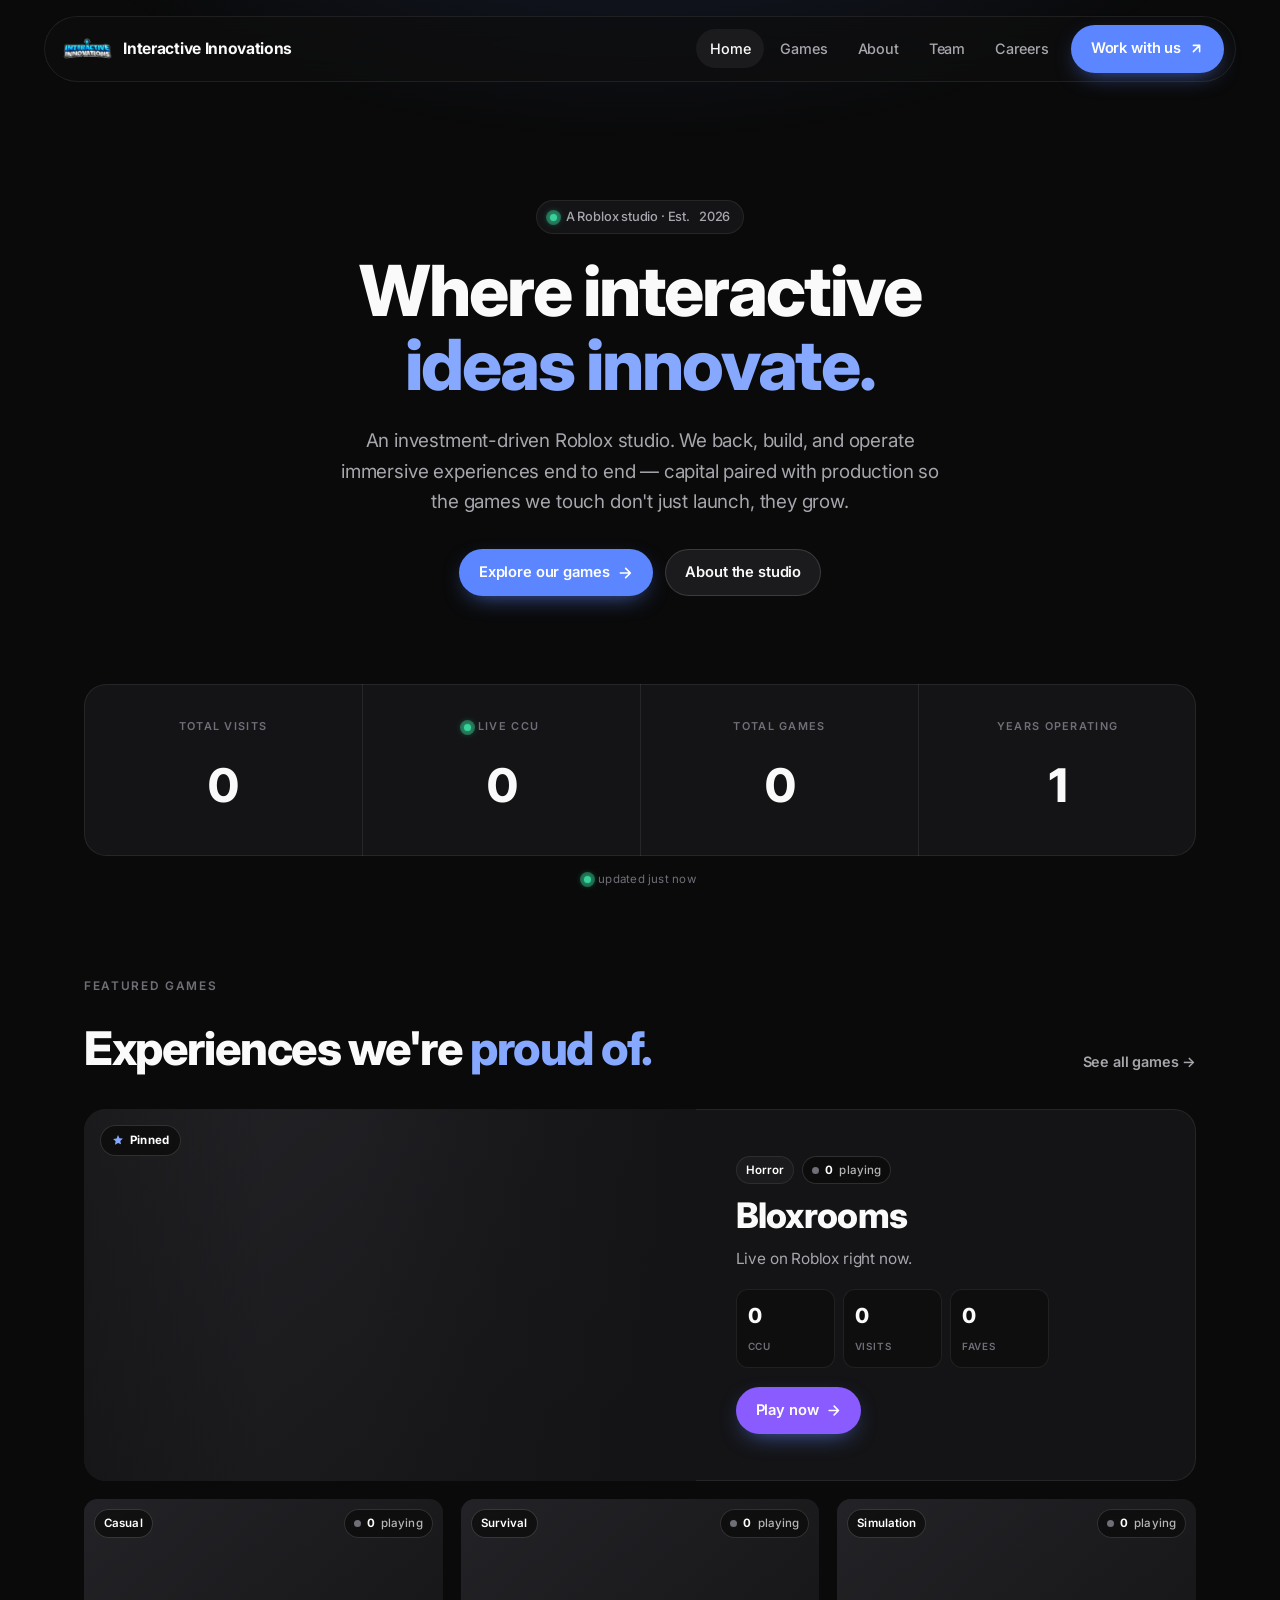
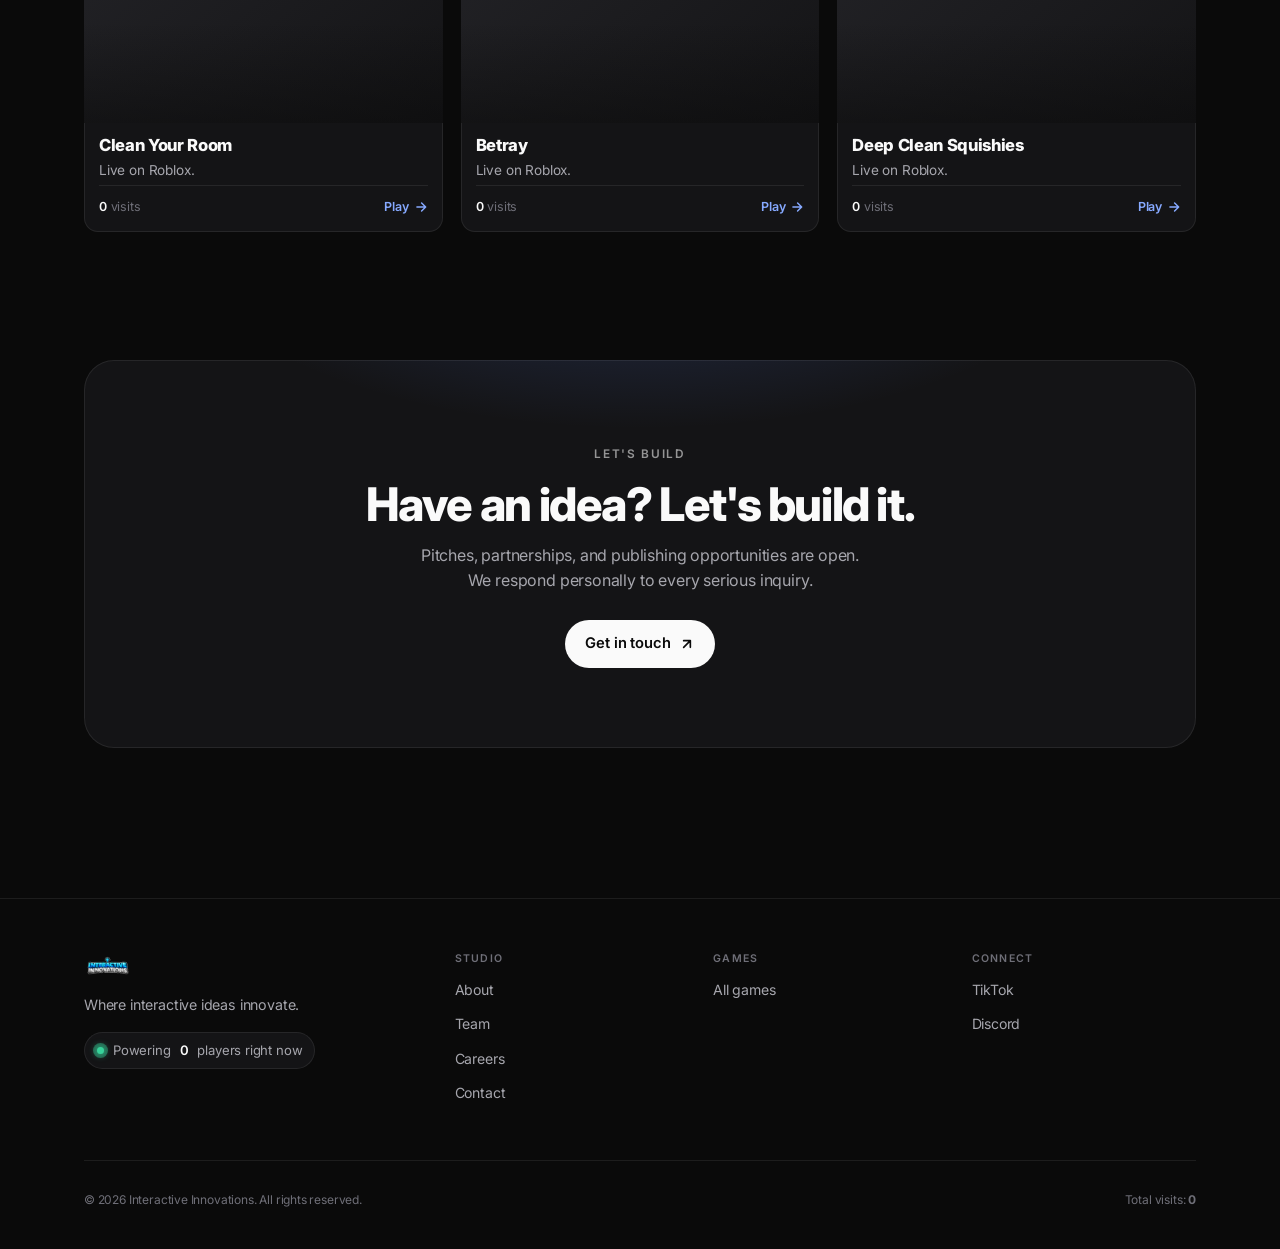
<file: index.html>
<!DOCTYPE html>
<html lang="en">
<head>
  <meta charset="utf-8">
  <meta name="viewport" content="width=device-width, initial-scale=1">
  <title>Interactive Innovations | Where interactive ideas innovate.</title>
  <meta name="description" content="An investment-driven Roblox studio building, scaling, and reinvesting in immersive experiences.">
  <meta name="theme-color" content="#06080f">
  <meta property="og:title" content="Interactive Innovations">
  <meta property="og:description" content="An investment-driven Roblox studio building, scaling, and reinvesting in immersive experiences.">
  <meta property="og:type" content="website">
  <meta name="twitter:card" content="summary_large_image">
  <link rel="icon" href="assets/images/icon.png" type="image/png" sizes="512x512">
  <link rel="apple-touch-icon" href="assets/images/icon.png">
  <link rel="preconnect" href="https://fonts.googleapis.com">
  <link rel="preconnect" href="https://fonts.gstatic.com" crossorigin>
  <link rel="preconnect" href="https://thumbnails.roproxy.com" crossorigin>
  <link rel="preconnect" href="https://games.roproxy.com" crossorigin>
  <link href="https://fonts.googleapis.com/css2?family=Inter:wght@400;500;600;700;800&display=swap" rel="stylesheet">
  <link rel="stylesheet" href="assets/css/style.css?v=20260910-careers">
</head>
<body>
  <div id="loader" role="status" aria-label="Loading">
    <div style="text-align:center">
      <img src="assets/images/logo.png" alt="Interactive Innovations" data-logo>
      <div class="bar"></div>
    </div>
  </div>

  <header class="site-header">
    <div class="site-header__inner">
      <a class="brand" href="#/" aria-label="Interactive Innovations home">
        <img src="assets/images/logo.png" alt="" data-logo>
        <b data-studio-name>Interactive Innovations</b>
      </a>
      <nav class="nav" id="nav">
        <a class="nav__link" href="#/">Home</a>
        <a class="nav__link" href="#/games">Games</a>
        <a class="nav__link" href="#/about">About</a>
        <a class="nav__link" href="#/team">Team</a>
        <a class="nav__link" href="#/careers">Careers</a>
        <a class="btn btn--primary nav__cta" href="#/contact">Work with us
          <svg viewBox="0 0 24 24" width="15" height="15" aria-hidden="true"><path d="M7 7h10v10M7 17 17 7" fill="none" stroke="currentColor" stroke-width="2.5" stroke-linecap="round" stroke-linejoin="round"/></svg>
        </a>
      </nav>
      <button class="nav__toggle" aria-label="Open menu" aria-expanded="false" aria-controls="nav">
        <svg viewBox="0 0 24 24" width="22" height="22" aria-hidden="true"><path d="M4 7h16M4 12h16M4 17h16" fill="none" stroke="currentColor" stroke-width="2.5" stroke-linecap="round"/></svg>
      </button>
    </div>
  </header>

  <main>
    <div class="container" id="app"><!-- views render here --></div>
  </main>

  <footer class="site-footer">
    <div class="container">
      <div class="site-footer__grid">
        <div class="site-footer__about">
          <a href="#/" aria-label="Home"><img src="assets/images/logo.png" alt="Interactive Innovations" data-logo></a>
          <p><span data-tagline>Where interactive ideas innovate.</span></p>
          <div class="footer-live">
            <span class="dot" aria-hidden="true"></span>
            Powering <b data-live="playing">0</b> players right now
          </div>
        </div>
        <div>
          <h4>Studio</h4>
          <ul>
            <li><a href="#/about">About</a></li>
            <li><a href="#/team">Team</a></li>
            <li><a href="#/careers">Careers</a></li>
            <li><a href="#/contact">Contact</a></li>
          </ul>
        </div>
        <div>
          <h4>Games</h4>
          <ul>
            <li><a href="#/games">All games</a></li>
          </ul>
        </div>
        <div>
          <h4>Connect</h4>
          <ul>
            <li><a href="#" target="_blank" rel="noopener noreferrer" data-tiktok>TikTok</a></li>
            <li><a href="#" target="_blank" rel="noopener noreferrer" data-discord>Discord</a></li>
          </ul>
        </div>
      </div>
      <div class="site-footer__bar container" style="padding-inline:0">
        <p>&copy; <span data-year>2026</span> <span data-studio-name>Interactive Innovations</span>. All rights reserved.</p>
        <p>Total visits: <b data-live="visits">0</b></p>
      </div>
    </div>
  </footer>

  <script src="assets/js/roblox.js?v=20260910-careers"></script>
  <script src="assets/js/app.js?v=20260910-careers"></script>
</body>
</html>
</file>
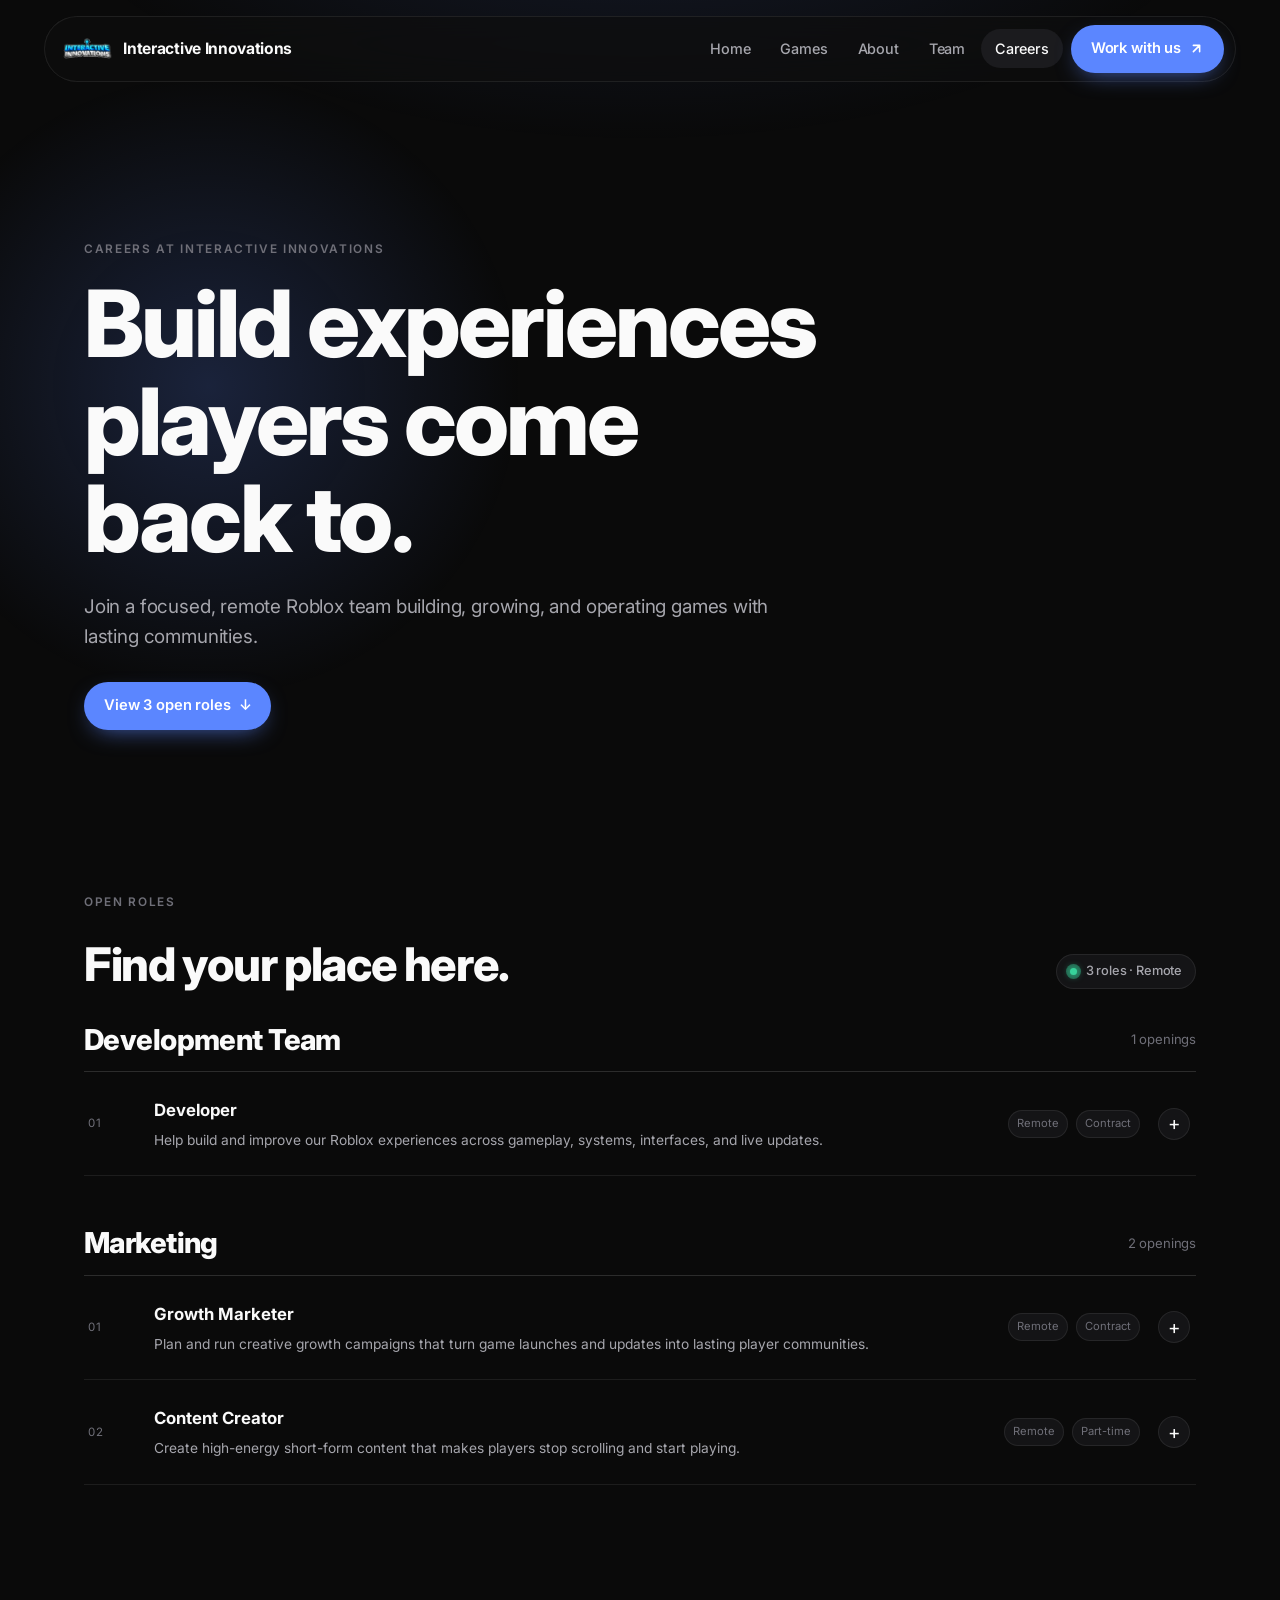
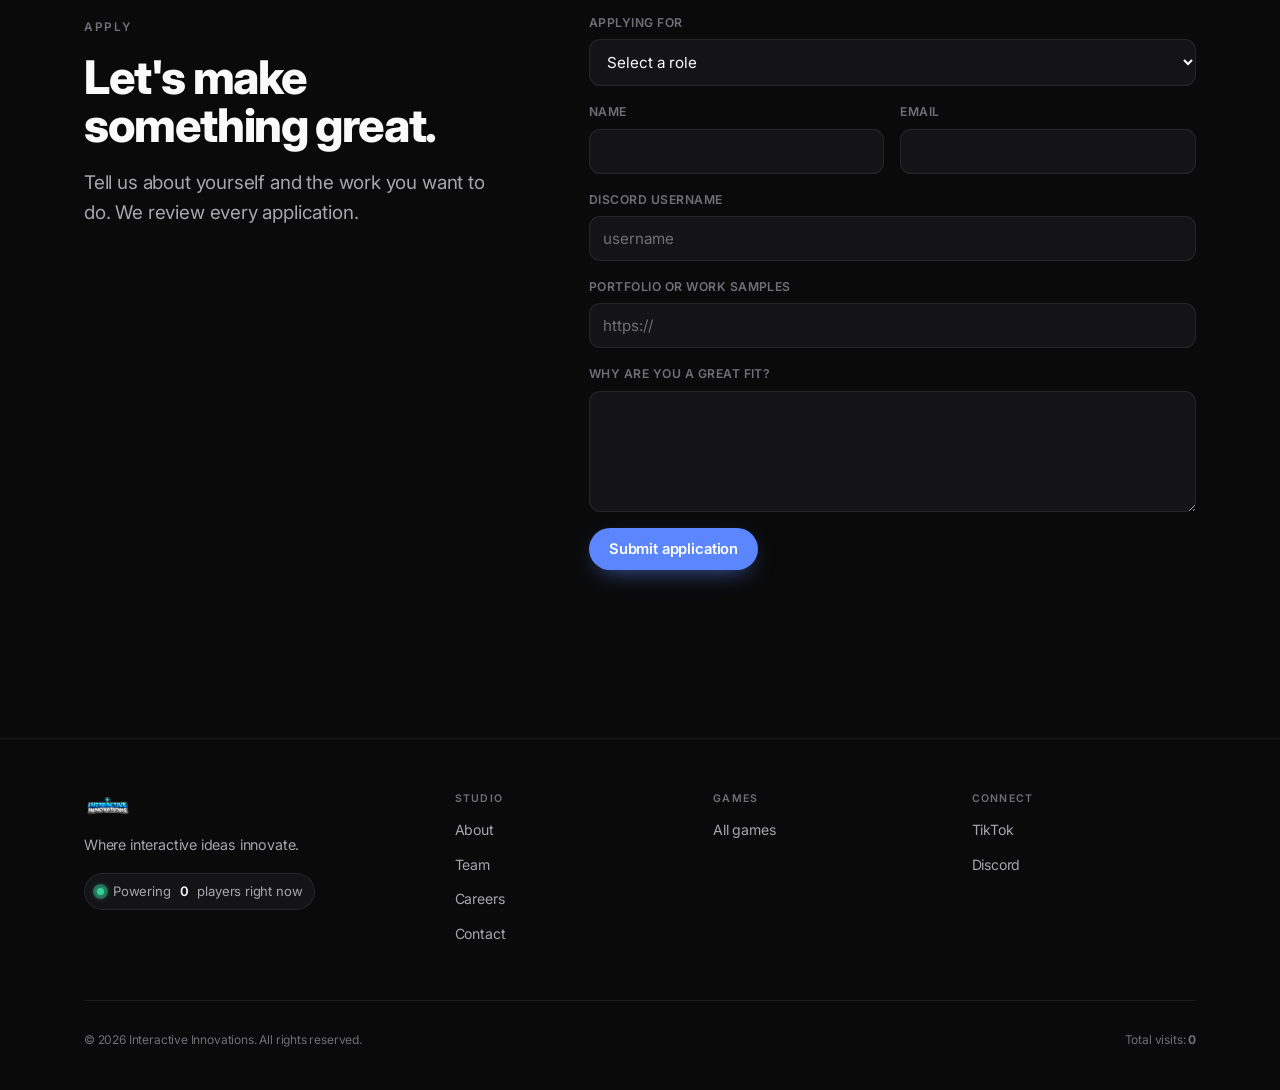
<file: careers/index.html>
<!doctype html>
<html lang="en">
<head>
  <meta charset="utf-8">
  <meta name="viewport" content="width=device-width, initial-scale=1">
  <title>Careers | Interactive Innovations</title>
  <meta name="robots" content="noindex">
  <link rel="canonical" href="https://interactiveinnovations.net/#/careers">
  <meta http-equiv="refresh" content="0; url=../#/careers">
  <script>window.location.replace('../#/careers');</script>
</head>
<body>
  <p><a href="../#/careers">View careers at Interactive Innovations</a></p>
</body>
</html>
</file>
<file: assets/css/style.css>
/* ============================================================================
   Interactive Innovations — style.css
   Calm, flat, editorial dark theme. Performance-first: no perpetual blur
   animations, transform/opacity transitions only.
   ========================================================================== */

:root {
  --bg: #0a0a0a;
  --bg-2: #0e0e0f;
  --surface: #141416;
  --surface-2: #1b1b1e;
  --surface-3: #232327;
  --border: rgba(255, 255, 255, .08);
  --border-bright: rgba(255, 255, 255, .14);

  --ink: #fafafa;
  --ink-dim: #a6a6ad;
  --ink-mute: #6f6f78;

  --accent: #5b86ff;
  --accent-2: #86a9ff;
  --accent-ink: #ffffff;
  --success: #37d39a;

  --radius: 14px;
  --radius-lg: 22px;
  --radius-xl: 30px;
  --maxw: 1200px;
  --pad: clamp(20px, 5vw, 44px);

  --font: "Inter", system-ui, -apple-system, "Segoe UI", Roboto, sans-serif;
  --font-display: "Inter", system-ui, sans-serif;

  --shadow: 0 20px 50px -24px rgba(0, 0, 0, .7);
  --ease: cubic-bezier(.16, 1, .3, 1);
}

* { box-sizing: border-box; }
html { scroll-behavior: smooth; -webkit-text-size-adjust: 100%; }
@media (prefers-reduced-motion: reduce) { html { scroll-behavior: auto; } }

body {
  margin: 0;
  background: var(--bg);
  color: var(--ink);
  font-family: var(--font);
  font-size: 16px;
  line-height: 1.6;
  letter-spacing: -.011em;
  -webkit-font-smoothing: antialiased;
  overflow-x: hidden;
}

/* one soft wash at the top — cheap, static */
body::before {
  content: "";
  position: fixed;
  inset: 0 0 auto;
  height: 780px;
  z-index: -1;
  background: radial-gradient(900px 460px at 50% -180px, rgba(91, 134, 255, .16), transparent 70%);
}

a { color: inherit; text-decoration: none; }
img { max-width: 100%; display: block; }
::selection { background: rgba(91, 134, 255, .3); }
:focus-visible { outline: 2px solid var(--accent-2); outline-offset: 3px; border-radius: 6px; }

h1, h2, h3, h4 { font-family: var(--font-display); font-weight: 800; letter-spacing: -.03em; line-height: 1.05; margin: 0; }
h1 { font-size: clamp(2.5rem, 6.5vw, 4.4rem); }
h2 { font-size: clamp(1.8rem, 4.2vw, 2.9rem); }
h3 { font-size: 1.15rem; letter-spacing: -.02em; }

.grad { color: var(--accent-2); }

.eyebrow {
  display: inline-block;
  font-size: .74rem; font-weight: 600; letter-spacing: .14em; text-transform: uppercase;
  color: var(--ink-mute); margin-bottom: 16px;
}
.eyebrow--on-dark { color: rgba(255, 255, 255, .55); }

.lead { font-size: clamp(1.02rem, 1.6vw, 1.18rem); line-height: 1.6; color: var(--ink-dim); max-width: 52ch; }

/* ---------- layout shell ---------- */
.container { width: 100%; max-width: var(--maxw); margin-inline: auto; padding-inline: var(--pad); }
main { position: relative; z-index: 1; }
#app { min-height: 60vh; transition: opacity .26s var(--ease), transform .26s var(--ease); }
#app.is-leaving { opacity: 0; transform: translateY(6px); }
.section { margin-top: clamp(72px, 12vw, 128px); }
.section--tight { margin-top: clamp(52px, 8vw, 84px); }
.grid-2 { display: grid; gap: clamp(28px, 6vw, 60px); grid-template-columns: 1.45fr .9fr; align-items: start; }
@media (max-width: 820px) { .grid-2 { grid-template-columns: 1fr; } }

/* ---------- reveal ---------- */
.reveal { opacity: 0; transform: translateY(18px); transition: opacity .55s var(--ease), transform .55s var(--ease); }
.reveal.in { opacity: 1; transform: none; }
@media (prefers-reduced-motion: reduce) { .reveal { opacity: 1; transform: none; transition: none; } }

/* ---------- header / nav ---------- */
.site-header { position: fixed; inset: 0 0 auto; z-index: 50; padding: 16px 0; transition: padding .35s var(--ease); }
.site-header.is-scrolled { padding: 8px 0; }
.site-header__inner {
  max-width: var(--maxw); margin-inline: var(--pad);
  display: flex; align-items: center; justify-content: space-between; gap: 18px;
  padding: 9px 12px 9px 16px;
  border-radius: 999px;
  background: rgba(14, 14, 15, .72);
  backdrop-filter: blur(14px) saturate(1.4);
  -webkit-backdrop-filter: blur(14px) saturate(1.4);
  box-shadow: inset 0 0 0 1px var(--border);
  transition: box-shadow .35s var(--ease), background .35s var(--ease);
}
.site-header.is-scrolled .site-header__inner { background: rgba(14, 14, 15, .9); box-shadow: inset 0 0 0 1px var(--border-bright), var(--shadow); }
@media (min-width: 1290px) { .site-header__inner { margin-inline: auto; } }
.brand { display: flex; align-items: center; gap: 10px; flex-shrink: 0; }
.brand img { height: 30px; width: auto; }
.brand b { font-size: .98rem; font-weight: 700; letter-spacing: -.02em; }
.nav { display: flex; align-items: center; gap: 2px; }
.nav__link { padding: 8px 14px; border-radius: 999px; font-size: .9rem; font-weight: 500; color: var(--ink-dim); transition: color .2s, background .2s; }
.nav__link:hover { color: var(--ink); background: var(--surface-2); }
.nav__link.is-active { color: var(--ink); background: var(--surface-2); }
.nav__cta { margin-left: 6px; padding: 9px 16px; font-size: .88rem; }
.nav__toggle { display: none; }

@media (max-width: 900px) {
  .nav__toggle {
    display: inline-flex; align-items: center; justify-content: center;
    width: 40px; height: 40px; border-radius: 999px; border: 0;
    background: var(--surface-2); color: var(--ink); cursor: pointer;
    box-shadow: inset 0 0 0 1px var(--border);
  }
  .nav {
    position: fixed; inset: 72px var(--pad) auto; flex-direction: column; align-items: stretch; gap: 4px;
    padding: 12px; border-radius: var(--radius-lg);
    background: var(--bg-2); box-shadow: var(--shadow), inset 0 0 0 1px var(--border);
    opacity: 0; transform: translateY(-10px) scale(.98); pointer-events: none;
    transition: opacity .22s var(--ease), transform .22s var(--ease);
  }
  body.menu-open .nav { opacity: 1; transform: none; pointer-events: auto; }
  .nav__link { padding: 12px 14px; font-size: 1rem; }
  .nav__cta { margin: 6px 0 0; justify-content: center; }
}

/* ---------- buttons ---------- */
.btn {
  display: inline-flex; align-items: center; gap: 8px;
  padding: 12px 20px; border-radius: 999px; border: 0; cursor: pointer;
  font-family: var(--font); font-size: .92rem; font-weight: 600; letter-spacing: -.01em;
  transition: transform .22s var(--ease), box-shadow .22s var(--ease), background .2s, opacity .2s;
}
.btn svg { transition: transform .22s var(--ease); }
.btn:hover svg { transform: translateX(2px); }
.btn--primary { color: var(--accent-ink); background: var(--accent); box-shadow: 0 8px 24px -10px rgba(91, 134, 255, .8); }
.btn--primary:hover { transform: translateY(-2px); background: #6f95ff; }
.btn--primary:disabled { opacity: .6; cursor: default; transform: none; }
.btn--ghost { color: var(--ink); background: var(--surface-2); box-shadow: inset 0 0 0 1px var(--border-bright); }
.btn--ghost:hover { transform: translateY(-2px); background: var(--surface-3); }
.btn--light { color: #0a0a0a; background: #fafafa; }
.btn--light:hover { transform: translateY(-2px); background: #fff; }

.link-arrow { font-weight: 600; font-size: .9rem; color: var(--ink-dim); transition: color .2s; white-space: nowrap; }
.link-arrow:hover { color: var(--ink); }

/* ---------- pills / chips / live dot ---------- */
.pill {
  display: inline-flex; align-items: center; gap: 9px;
  padding: 7px 14px; border-radius: 999px; font-size: .8rem; font-weight: 500; color: var(--ink-dim);
  background: var(--surface); box-shadow: inset 0 0 0 1px var(--border);
}
.chip {
  display: inline-flex; align-items: center; gap: 6px;
  padding: 5px 10px; border-radius: 999px; font-size: .72rem; font-weight: 600; letter-spacing: .01em;
}
.chip--cat { background: rgba(10, 10, 10, .68); color: #fff; box-shadow: inset 0 0 0 1px rgba(255, 255, 255, .16); backdrop-filter: blur(4px); }
.chip--live { background: rgba(10, 10, 10, .68); color: #fff; box-shadow: inset 0 0 0 1px rgba(55, 211, 154, .4); backdrop-filter: blur(4px); }
.chip--live b { color: #fff; font-weight: 700; }
.chip__unit { color: rgba(255, 255, 255, .7); font-weight: 500; }
.chip--live.is-idle { box-shadow: inset 0 0 0 1px var(--border-bright); color: var(--ink-dim); }
.chip--live.is-idle b { color: var(--ink); }
.chip--live.is-idle .dot { background: var(--ink-mute); box-shadow: none; }
.chip--live.is-idle .dot::after { display: none; }

.dot { position: relative; width: 7px; height: 7px; border-radius: 50%; background: var(--success); flex-shrink: 0; box-shadow: 0 0 7px 1px rgba(55, 211, 154, .8); }
.dot::after { content: ""; position: absolute; inset: -4px; border-radius: 50%; background: rgba(55, 211, 154, .4); animation: ping 2.4s var(--ease) infinite; }
@keyframes ping { 0% { transform: scale(.5); opacity: .8; } 80%, 100% { transform: scale(1.9); opacity: 0; } }
@media (prefers-reduced-motion: reduce) { .dot::after { animation: none; } }

/* ---------- hero ---------- */
.hero { padding-top: clamp(128px, 20vw, 200px); text-align: center; display: flex; flex-direction: column; align-items: center; }
.hero h1 { margin-top: 20px; max-width: 16ch; }
.hero .lead { margin: 24px auto 0; text-align: center; }
.cta-row { display: flex; flex-wrap: wrap; gap: 12px; margin-top: 32px; justify-content: center; }

/* ---------- stat bar ---------- */
.statbar-wrap { margin-top: clamp(52px, 9vw, 88px); }
.statbar {
  display: grid; grid-template-columns: repeat(4, 1fr);
  border-radius: var(--radius-lg);
  background: var(--surface);
  box-shadow: inset 0 0 0 1px var(--border);
  overflow: hidden;
}
.statbar__cell { padding: clamp(22px, 3vw, 34px); text-align: center; border-left: 1px solid var(--border); }
.statbar__cell:first-child { border-left: 0; }
.statbar__label { display: flex; align-items: center; justify-content: center; gap: 7px; font-size: .68rem; font-weight: 600; letter-spacing: .12em; text-transform: uppercase; color: var(--ink-mute); }
.statbar__num { display: block; margin-top: 12px; font-family: var(--font-display); font-weight: 800; font-size: clamp(1.8rem, 4vw, 2.9rem); letter-spacing: -.04em; }
.statbar__stamp { display: flex; align-items: center; justify-content: center; gap: 7px; margin: 14px 0 0; font-size: .72rem; color: var(--ink-mute); letter-spacing: .02em; }
@media (max-width: 720px) {
  .statbar { grid-template-columns: 1fr 1fr; }
  .statbar__cell:nth-child(3) { border-left: 0; }
  .statbar__cell:nth-child(n+3) { border-top: 1px solid var(--border); }
}

/* ---------- section head ---------- */
.section__head { display: flex; align-items: flex-end; justify-content: space-between; gap: 20px; margin-bottom: 36px; flex-wrap: wrap; }
.section__head h2 { margin-top: 12px; }

/* ---------- pinned hero game ---------- */
.hero-game {
  position: relative; display: grid; grid-template-columns: 1.1fr .9fr;
  margin-top: 8px; border-radius: var(--radius-lg); overflow: hidden;
  background: var(--surface); box-shadow: inset 0 0 0 1px var(--border);
  transition: transform .3s var(--ease), box-shadow .3s var(--ease);
}
.hero-game:hover { transform: translateY(-3px); box-shadow: inset 0 0 0 1px var(--border-bright), var(--shadow); }
.hero-game__media { position: relative; min-height: 372px; background: var(--bg-2); overflow: hidden; }
.hero-game__media img { position: absolute; inset: 0; width: 100%; height: 100%; object-fit: cover; transition: transform .7s var(--ease); }
.hero-game:hover .hero-game__media img { transform: scale(1.03); }
.hero-game__media-shade { position: absolute; inset: 0; background: linear-gradient(90deg, rgba(10,10,10,.35) 0%, transparent 30%, transparent 45%, var(--surface) 99%); }
.ribbon {
  position: absolute; left: 16px; top: 16px; z-index: 2;
  display: inline-flex; align-items: center; gap: 6px;
  padding: 6px 12px; border-radius: 999px;
  font-size: .72rem; font-weight: 700; letter-spacing: .02em; color: #fff;
  background: rgba(10, 10, 10, .72); box-shadow: inset 0 0 0 1px var(--border-bright); backdrop-filter: blur(4px);
}
.ribbon svg { color: var(--accent-2); }
.hero-game__panel { padding: clamp(24px, 3.4vw, 40px); display: flex; flex-direction: column; gap: 13px; justify-content: center; }
.hero-game__tags { display: flex; gap: 8px; flex-wrap: wrap; }
.hero-game__tags .chip--cat { background: var(--surface-2); box-shadow: inset 0 0 0 1px var(--border); backdrop-filter: none; }
.hero-game__panel h3 { font-size: clamp(1.55rem, 3vw, 2.2rem); }
.hero-game__panel p { margin: 0; font-size: .96rem; line-height: 1.6; color: var(--ink-dim); display: -webkit-box; -webkit-line-clamp: 3; -webkit-box-orient: vertical; overflow: hidden; }
.hero-game__stats { display: grid; grid-template-columns: repeat(2, 1fr); gap: 8px; margin-top: 4px; }
@media (min-width: 1100px) { .hero-game__stats { grid-template-columns: repeat(4, 1fr); } }
.hero-game__stats > div { padding: 10px 12px; border-radius: 12px; background: var(--bg-2); box-shadow: inset 0 0 0 1px var(--border); }
.hero-game__stats b { display: block; font-family: var(--font-display); font-weight: 800; font-size: 1.3rem; letter-spacing: -.03em; }
.hero-game__stats span { font-size: .62rem; font-weight: 600; letter-spacing: .08em; text-transform: uppercase; color: var(--ink-mute); }
.hero-game__cta { align-self: flex-start; margin-top: 6px; }
@media (max-width: 900px) {
  .hero-game { grid-template-columns: 1fr; }
  .hero-game__media { min-height: 0; aspect-ratio: 16 / 10; }
  .hero-game__media-shade { background: linear-gradient(0deg, var(--surface) 1%, transparent 55%); }
}

/* ---------- game grid / cards ---------- */
.game-grid { display: grid; grid-template-columns: repeat(3, 1fr); gap: 18px; align-items: stretch; }
.game-grid--3 { margin-top: 18px; }
@media (max-width: 900px) { .game-grid { grid-template-columns: repeat(2, 1fr); } }
@media (max-width: 540px) { .game-grid { grid-template-columns: 1fr; } }

.game-card {
  position: relative; display: flex; flex-direction: column;
  border-radius: var(--radius); overflow: hidden;
  background: var(--surface); box-shadow: inset 0 0 0 1px var(--border);
  transition: transform .26s var(--ease), box-shadow .26s var(--ease);
}
.game-card:hover { transform: translateY(-4px); box-shadow: inset 0 0 0 1px var(--border-bright), var(--shadow); }
.game-card__media { position: relative; aspect-ratio: 16 / 10; background: var(--bg-2); overflow: hidden; }
.game-card__media img { width: 100%; height: 100%; object-fit: cover; transition: transform .5s var(--ease); }
.game-card:hover .game-card__media img { transform: scale(1.04); }
.game-card__media-shade { position: absolute; inset: 0; background: linear-gradient(0deg, rgba(10, 10, 10, .5), transparent 45%); }
.game-card__media-fallback { position: absolute; inset: 0; background: linear-gradient(140deg, var(--surface-3), var(--surface)); }
.game-card__media .chip--cat { position: absolute; left: 10px; top: 10px; z-index: 2; }
.game-card__media .chip--live { position: absolute; right: 10px; top: 10px; z-index: 2; }
.game-card__body { padding: 14px 15px 15px; display: flex; flex-direction: column; gap: 5px; flex: 1; }
.game-card__body h3 { color: var(--ink); font-size: 1.04rem; }
.game-card__body p { margin: 0; font-size: .85rem; line-height: 1.5; color: var(--ink-dim); display: -webkit-box; -webkit-line-clamp: 2; -webkit-box-orient: vertical; overflow: hidden; }
.game-card__meta { margin-top: auto; padding-top: 11px; display: flex; align-items: center; gap: 10px; font-size: .78rem; color: var(--ink-mute); border-top: 1px solid var(--border); }
.game-card__meta b { color: var(--ink); font-weight: 600; }
.game-card__play { margin-left: auto; display: inline-flex; align-items: center; gap: 5px; color: var(--accent-2); font-weight: 600; }
.game-card__play svg { transition: transform .22s var(--ease); }
.game-card:hover .game-card__play svg { transform: translateX(3px); }

/* ---------- filters ---------- */
.filters { display: flex; flex-wrap: wrap; gap: 10px; margin-top: 28px; }
.page-head + .game-grid { margin-top: 40px; }
.filter {
  padding: 11px 20px; border-radius: 999px; border: 0; cursor: pointer;
  font-family: var(--font); font-size: .85rem; font-weight: 600; color: var(--ink-dim);
  background: var(--surface); box-shadow: inset 0 0 0 1px var(--border);
  transition: color .2s, background .2s, box-shadow .2s;
}
.filter:hover { color: var(--ink); }
.filter.is-active { color: var(--accent-ink); background: var(--accent); box-shadow: none; }

/* ---------- page head ---------- */
.page-head { padding-top: clamp(124px, 18vw, 168px); max-width: 760px; }
.page-head h1 { margin-top: 4px; font-size: clamp(2.4rem, 5.5vw, 3.9rem); }
.page-head .lead { margin-top: 18px; }
.contact-alt { margin-top: 16px; font-size: .9rem; color: var(--ink-mute); }
.contact-alt a { color: var(--accent-2); font-weight: 600; }
.back-link { display: inline-block; margin-top: clamp(112px, 15vw, 150px); font-weight: 600; font-size: .88rem; color: var(--ink-dim); }
.back-link:hover { color: var(--ink); }

/* ---------- game detail ---------- */
.game-detail { margin-top: 24px; display: grid; grid-template-columns: 1.05fr 1fr; gap: clamp(24px, 5vw, 46px); align-items: center; }
@media (max-width: 860px) { .game-detail { grid-template-columns: 1fr; } }
.game-detail__media { position: relative; border-radius: var(--radius-lg); overflow: hidden; aspect-ratio: 16 / 10; background: var(--bg-2); box-shadow: inset 0 0 0 1px var(--border); }
.game-detail__media img { width: 100%; height: 100%; object-fit: cover; }
.game-detail__media .chip--live { position: absolute; left: 14px; top: 14px; }
.game-detail__info h1 { font-size: clamp(2rem, 4.5vw, 3rem); margin: 14px 0 20px; }
.stat-row { display: grid; grid-template-columns: repeat(4, 1fr); gap: 10px; margin-bottom: 22px; }
.stat-row > div { display: flex; flex-direction: column; gap: 4px; padding: 12px; border-radius: 12px; background: var(--surface); box-shadow: inset 0 0 0 1px var(--border); }
.stat-row span { font-size: .6rem; font-weight: 600; letter-spacing: .09em; text-transform: uppercase; color: var(--ink-mute); }
.stat-row b { font-family: var(--font-display); font-weight: 800; font-size: 1.28rem; letter-spacing: -.03em; }
@media (max-width: 520px) { .stat-row { grid-template-columns: repeat(2, 1fr); } }

.prose { color: var(--ink-dim); font-size: 1rem; line-height: 1.75; margin-top: 8px; }
.detail-facts { border-radius: var(--radius); padding: 20px 22px; background: var(--surface); box-shadow: inset 0 0 0 1px var(--border); }
.detail-facts h3 { margin-bottom: 12px; }
.detail-facts dl { margin: 0; display: grid; gap: 0; }
.detail-facts dl > div { display: flex; justify-content: space-between; gap: 14px; padding: 11px 0; border-top: 1px solid var(--border); font-size: .86rem; }
.detail-facts dl > div:first-child { border-top: 0; }
.detail-facts dt { color: var(--ink-mute); }
.detail-facts dd { margin: 0; color: var(--ink-dim); text-align: right; }

/* ---------- pillars (about) ---------- */
.pillars { margin-top: 48px; display: grid; gap: 16px; grid-template-columns: repeat(3, 1fr); }
@media (max-width: 860px) { .pillars { grid-template-columns: 1fr; } }
.pillar { position: relative; padding: 26px; border-radius: var(--radius); background: var(--surface); box-shadow: inset 0 0 0 1px var(--border); display: flex; flex-direction: column; gap: 11px; }
.pillar__n { font-family: var(--font-display); font-size: .78rem; font-weight: 700; color: var(--accent-2); letter-spacing: .08em; }
.pillar h3 { font-size: 1.3rem; }
.pillar p { margin: 0; font-size: .92rem; color: var(--ink-dim); }
.pillar .chip { align-self: flex-start; background: var(--surface-2); box-shadow: inset 0 0 0 1px var(--border); color: var(--ink-dim); }

/* ---------- team ---------- */
.team-grid { margin-top: 36px; display: grid; gap: 16px; grid-template-columns: repeat(3, 1fr); }
@media (max-width: 900px) { .team-grid { grid-template-columns: repeat(2, 1fr); } }
@media (max-width: 540px) { .team-grid { grid-template-columns: 1fr; } }
.member { display: flex; flex-direction: column; border-radius: var(--radius); overflow: hidden; background: var(--surface); box-shadow: inset 0 0 0 1px var(--border); transition: transform .26s var(--ease), box-shadow .26s var(--ease); }
.member:hover { transform: translateY(-4px); box-shadow: inset 0 0 0 1px var(--border-bright), var(--shadow); }
.member__avatar { aspect-ratio: 1; background: var(--bg-2); position: relative; }
.member__avatar img { width: 100%; height: 100%; object-fit: cover; }
.member__body { padding: 17px; display: flex; flex-direction: column; gap: 4px; }
.member__role { font-size: .64rem; font-weight: 700; letter-spacing: .12em; text-transform: uppercase; color: var(--accent-2); }
.member__name { color: var(--ink); font-size: 1.15rem; }
.member__handle { margin: 0; font-size: .84rem; color: var(--ink-mute); }
.member__tagline { margin: 6px 0 0; font-size: .88rem; color: var(--ink-dim); }
.member__socials { margin-top: 13px; display: flex; gap: 7px; flex-wrap: wrap; }
.soc { display: inline-flex; align-items: center; justify-content: center; width: 33px; height: 33px; border-radius: 9px; color: var(--ink-dim); background: var(--surface-2); box-shadow: inset 0 0 0 1px var(--border); transition: color .2s, transform .2s, box-shadow .2s; }
.soc:hover { color: #fff; transform: translateY(-2px); box-shadow: inset 0 0 0 1px var(--accent); }

.skeleton { position: relative; overflow: hidden; background: var(--surface-2); }
.skeleton::after { content: ""; position: absolute; inset: 0; transform: translateX(-100%); background: linear-gradient(90deg, transparent, rgba(255, 255, 255, .05), transparent); animation: shimmer 1.4s infinite; }
@keyframes shimmer { 100% { transform: translateX(100%); } }
@media (prefers-reduced-motion: reduce) { .skeleton::after { animation: none; } }

/* ---------- CTA band ---------- */
.cta-band {
  position: relative; overflow: hidden;
  border-radius: var(--radius-xl); padding: clamp(38px, 7vw, 80px);
  text-align: center;
  background: var(--surface); box-shadow: inset 0 0 0 1px var(--border);
}
.cta-band::before {
  content: ""; position: absolute; inset: 0; pointer-events: none;
  background: radial-gradient(700px 320px at 50% -40%, rgba(91, 134, 255, .28), transparent 70%);
}
.cta-band > * { position: relative; }
.cta-band h2 { margin: 0 auto 14px; max-width: 20ch; }
.cta-band p { margin: 0 auto 26px; color: var(--ink-dim); max-width: 46ch; }

/* ---------- contact form ---------- */
.contact-form { margin-top: 40px; max-width: 620px; display: grid; gap: 16px; }
.field { display: grid; gap: 7px; }
.field label { font-size: .76rem; font-weight: 600; letter-spacing: .04em; text-transform: uppercase; color: var(--ink-mute); }
.field label span { text-transform: none; letter-spacing: 0; font-weight: 400; }
.field input, .field textarea {
  font-family: var(--font); font-size: .95rem; color: var(--ink);
  padding: 13px 14px; border-radius: 11px; border: 0;
  background: var(--surface); box-shadow: inset 0 0 0 1px var(--border);
  transition: box-shadow .2s;
}
.field input::placeholder, .field textarea::placeholder { color: var(--ink-mute); }
.field input:focus, .field textarea:focus { outline: 0; box-shadow: inset 0 0 0 1px var(--accent); }
.field textarea { resize: vertical; min-height: 120px; }
.hp { position: absolute; left: -9999px; width: 1px; height: 1px; opacity: 0; }
.contact-form .btn { justify-self: start; }
.form-status { margin: 2px 0 0; font-size: .88rem; }
.form-status.is-ok { color: var(--success); }
.form-status.is-err { color: #ff6b81; }

/* ---------- careers ---------- */
.career-hero { position: relative; min-height: min(760px, 88vh); padding-top: clamp(150px, 20vw, 210px); display: flex; flex-direction: column; justify-content: center; align-items: flex-start; isolation: isolate; }
.career-hero::before { content: ""; position: absolute; z-index: -1; width: min(650px, 80vw); aspect-ratio: 1; left: -18%; top: 8%; border-radius: 50%; background: radial-gradient(circle, rgba(91, 134, 255, .2), transparent 68%); animation: career-glow 7s ease-in-out infinite alternate; pointer-events: none; }
.career-hero h1 { max-width: 12ch; font-size: clamp(3rem, 7.5vw, 5.8rem); }
.career-hero .lead { margin: 24px 0 30px; max-width: 58ch; }
.career-hero .btn span { animation: arrow-drift 1.6s ease-in-out infinite; }
.careers-section { scroll-margin-top: 100px; }
.role-group + .role-group { margin-top: 52px; }
.role-group__head { display: flex; align-items: center; justify-content: space-between; gap: 20px; padding-bottom: 16px; border-bottom: 1px solid var(--border-bright); }
.role-group__head h3 { font-size: clamp(1.35rem, 3vw, 1.8rem); }
.role-group__head span { color: var(--ink-mute); font-size: .82rem; }
.role-card { border-bottom: 1px solid var(--border); transition: background .3s var(--ease), transform .3s var(--ease); }
.role-group.in .role-card { animation: role-arrive .55s var(--ease) both; }
.role-group.in .role-card:nth-child(2) { animation-delay: .08s; }
.role-group.in .role-card:nth-child(3) { animation-delay: .16s; }
.role-group.in .role-card:nth-child(4) { animation-delay: .24s; }
.role-card:hover, .role-card.is-open { background: rgba(255, 255, 255, .018); }
.role-card__summary { width: 100%; padding: 25px 4px; display: grid; grid-template-columns: 48px minmax(0, 1fr) auto 34px; align-items: center; gap: 18px; color: var(--ink); border: 0; background: transparent; text-align: left; font: inherit; cursor: pointer; }
.role-card__summary:hover .role-card__title b { color: var(--accent-2); }
.role-card__number { color: var(--ink-mute); font-size: .72rem; letter-spacing: .12em; }
.role-card__title { display: grid; gap: 6px; }
.role-card__title b { font-size: 1.05rem; transition: color .2s; }
.role-card__title small { color: var(--ink-dim); font-size: .86rem; font-weight: 400; line-height: 1.5; }
.role-card__meta { display: flex; gap: 8px; }
.role-card__meta span { padding: 5px 9px; border-radius: 999px; color: var(--ink-mute); background: var(--surface); box-shadow: inset 0 0 0 1px var(--border); font-size: .7rem; white-space: nowrap; }
.role-card__toggle { display: grid; place-items: center; width: 32px; height: 32px; border-radius: 50%; background: var(--surface); box-shadow: inset 0 0 0 1px var(--border); font-size: 1.2rem; transition: transform .35s var(--ease), color .25s, background .25s; }
.role-card.is-open .role-card__toggle { transform: rotate(180deg); color: var(--accent-2); background: var(--surface-2); }
.role-card__details { padding: 0 52px 0 70px; display: grid; grid-template-columns: 1fr 1fr; gap: 22px 48px; max-height: 0; opacity: 0; overflow: hidden; transform: translateY(-8px); visibility: hidden; transition: max-height .55s var(--ease), opacity .3s ease, transform .4s var(--ease), padding .45s var(--ease), visibility 0s linear .55s; }
.role-card.is-open .role-card__details { padding-top: 4px; padding-bottom: 32px; max-height: 650px; opacity: 1; transform: none; visibility: visible; transition-delay: 0s; }
.role-card__details h4 { margin-bottom: 12px; font-size: .88rem; }
.role-card__details ul { margin: 0; padding-left: 18px; color: var(--ink-dim); font-size: .88rem; }
.role-card__details li + li { margin-top: 7px; }
.role-card__details .role-apply { grid-column: 1 / -1; justify-self: start; margin-top: 4px; }
.application-wrap { scroll-margin-top: 100px; display: grid; grid-template-columns: .8fr 1.2fr; gap: clamp(40px, 8vw, 100px); align-items: start; }
.application-copy { position: sticky; top: 120px; }
.application-copy .lead { margin-top: 18px; }
.application-form { margin-top: 0; max-width: none; }
.form-row { display: grid; grid-template-columns: 1fr 1fr; gap: 16px; }
.field select { width: 100%; font-family: var(--font); font-size: .95rem; color: var(--ink); padding: 13px 40px 13px 14px; border-radius: 11px; border: 0; background: var(--surface); box-shadow: inset 0 0 0 1px var(--border); }
.field select:focus { outline: 0; box-shadow: inset 0 0 0 1px var(--accent); }
@media (max-width: 760px) {
  .career-hero { min-height: 680px; }
  .role-card__summary { grid-template-columns: 34px minmax(0, 1fr) 32px; gap: 12px; }
  .role-card__meta { display: none; }
  .role-card__details { padding: 4px 12px 28px 46px; grid-template-columns: 1fr; }
  .application-wrap { grid-template-columns: 1fr; }
  .application-copy { position: static; }
}
@media (max-width: 520px) { .form-row { grid-template-columns: 1fr; } }
@keyframes career-glow { from { transform: translate3d(-2%, -2%, 0) scale(.94); opacity: .65; } to { transform: translate3d(8%, 5%, 0) scale(1.08); opacity: 1; } }
@keyframes arrow-drift { 0%, 100% { transform: translateY(0); } 50% { transform: translateY(4px); } }
@keyframes role-arrive { from { opacity: 0; transform: translateY(14px); } to { opacity: 1; transform: none; } }
@media (prefers-reduced-motion: reduce) {
  .career-hero::before, .career-hero .btn span, .role-group.in .role-card { animation: none; }
  .role-card, .role-card__toggle, .role-card__details { transition: none; }
}

/* ---------- footer ---------- */
.site-footer { position: relative; z-index: 1; margin-top: clamp(84px, 14vw, 150px); border-top: 1px solid var(--border); }
.site-footer__grid { display: grid; grid-template-columns: 1.5fr 1fr 1fr 1fr; gap: 34px; padding: 54px 0; }
@media (max-width: 820px) { .site-footer__grid { grid-template-columns: 1fr 1fr; } }
@media (max-width: 480px) { .site-footer__grid { grid-template-columns: 1fr; } }
.site-footer img { height: 26px; width: auto; }
.site-footer__about p { margin: 15px 0 0; font-size: .89rem; color: var(--ink-dim); max-width: 30ch; }
.footer-live { margin-top: 16px; display: inline-flex; align-items: center; gap: 9px; padding: 8px 13px; border-radius: 999px; font-size: .82rem; color: var(--ink-dim); background: var(--surface); box-shadow: inset 0 0 0 1px var(--border); }
.footer-live b { color: var(--ink); font-weight: 600; }
.site-footer h4 { margin: 0 0 13px; font-size: .66rem; font-weight: 600; letter-spacing: .12em; text-transform: uppercase; color: var(--ink-mute); }
.site-footer ul { list-style: none; margin: 0; padding: 0; display: grid; gap: 9px; }
.site-footer a { font-size: .88rem; color: var(--ink-dim); transition: color .2s; }
.site-footer a:hover { color: var(--ink); }
.site-footer__bar { display: flex; justify-content: space-between; gap: 14px; flex-wrap: wrap; padding: 17px 0 28px; border-top: 1px solid var(--border); font-size: .75rem; color: var(--ink-mute); }

/* ---------- loader ---------- */
#loader { position: fixed; inset: 0; z-index: 200; display: grid; place-items: center; background: var(--bg); transition: opacity .4s var(--ease), visibility .4s; }
#loader.is-done { opacity: 0; visibility: hidden; }
#loader img { height: 54px; width: auto; animation: pulse 1.6s var(--ease) infinite; }
#loader .bar { margin-top: 20px; width: 180px; height: 3px; border-radius: 3px; background: var(--surface-3); overflow: hidden; }
#loader .bar::after { content: ""; display: block; height: 100%; width: 40%; border-radius: 3px; background: var(--accent); animation: load 1.1s var(--ease) infinite; }
@keyframes pulse { 50% { opacity: .5; } }
@keyframes load { 0% { transform: translateX(-120%); } 100% { transform: translateX(320%); } }
@media (prefers-reduced-motion: reduce) { #loader img, #loader .bar::after { animation: none; } }
</file>
